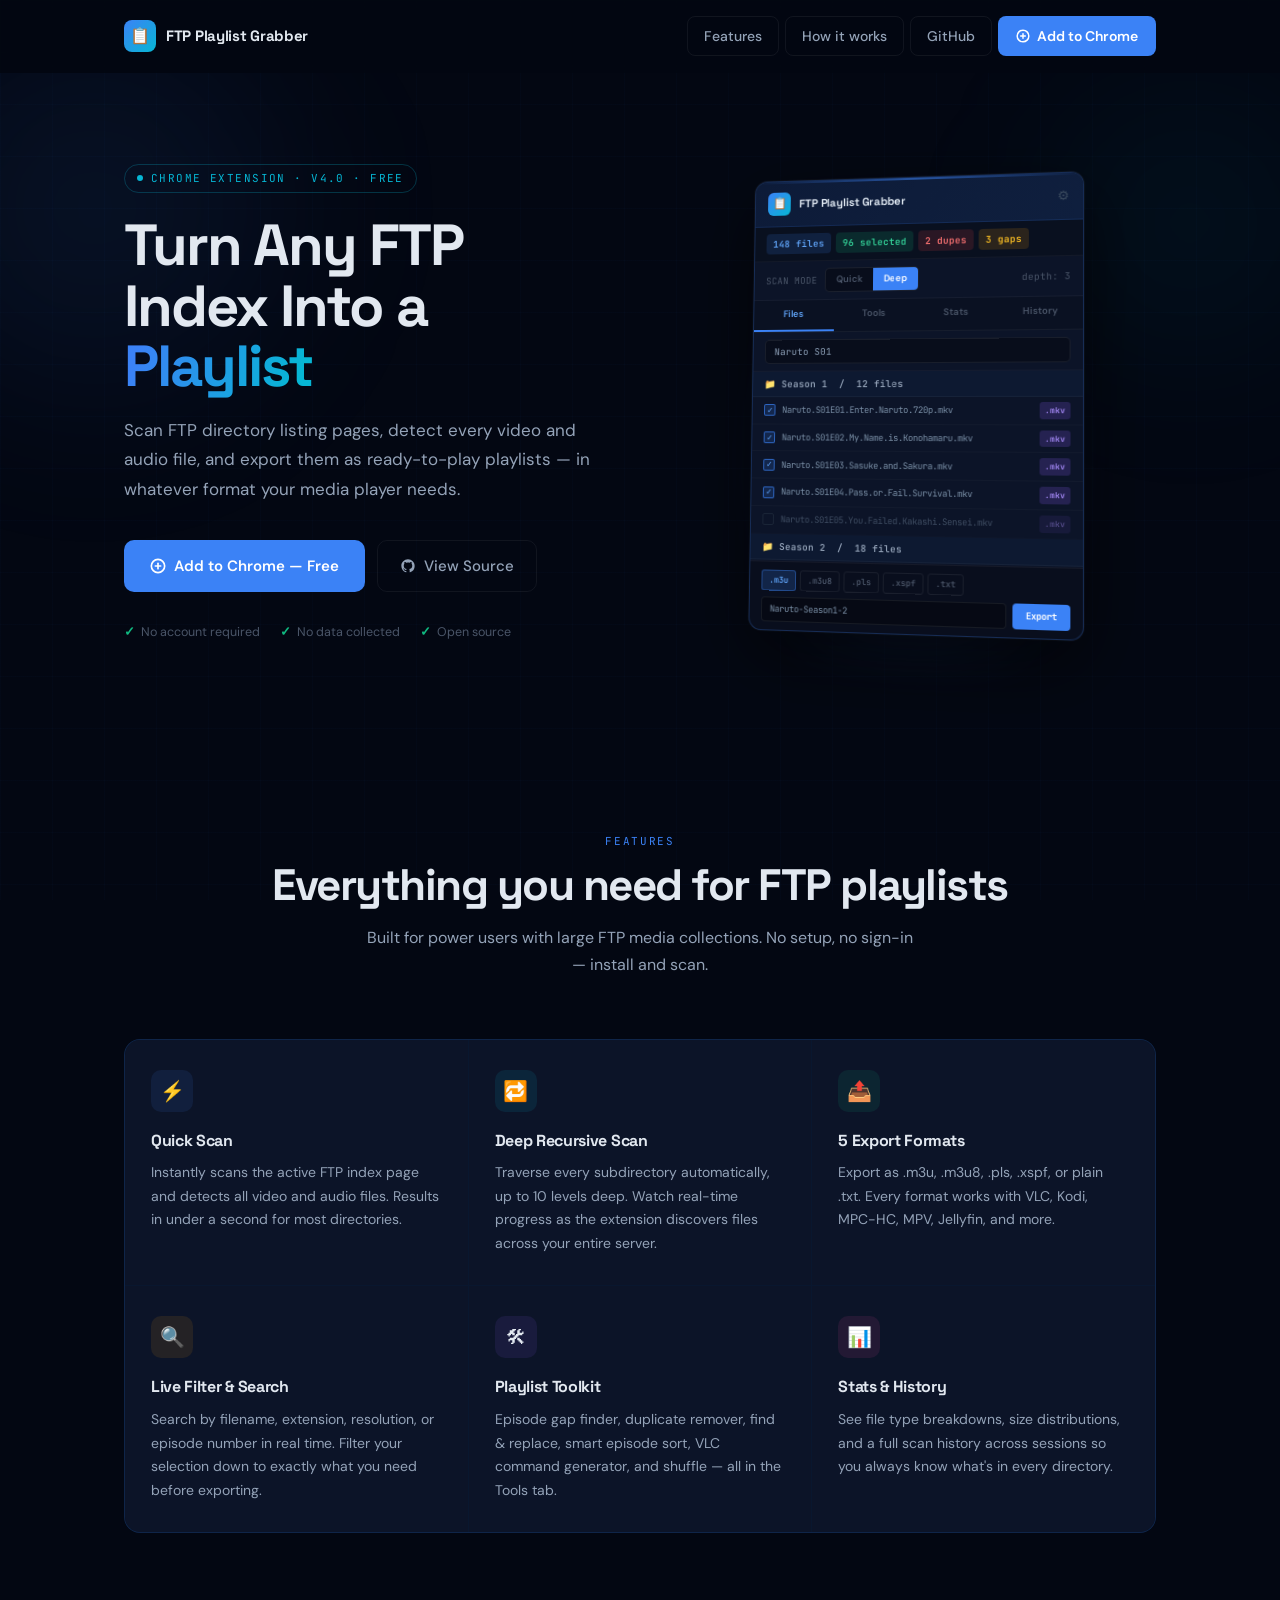
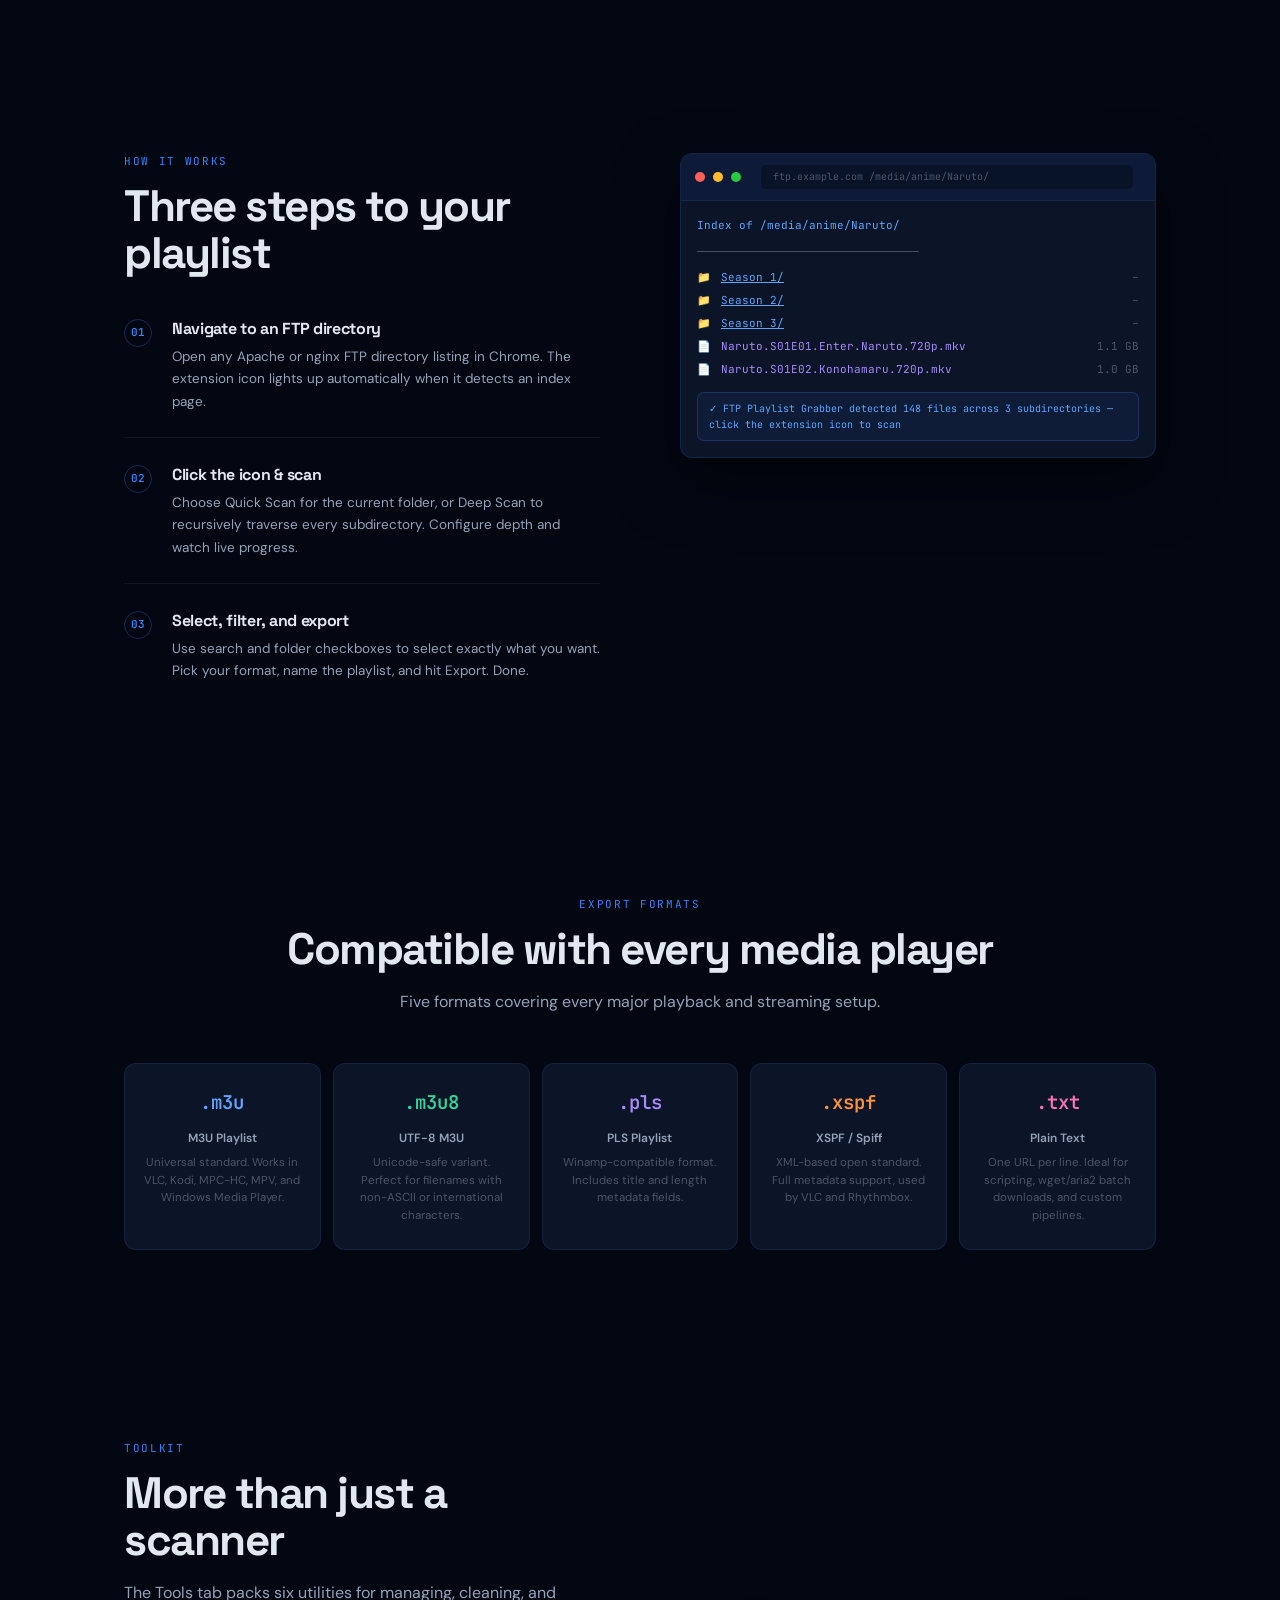
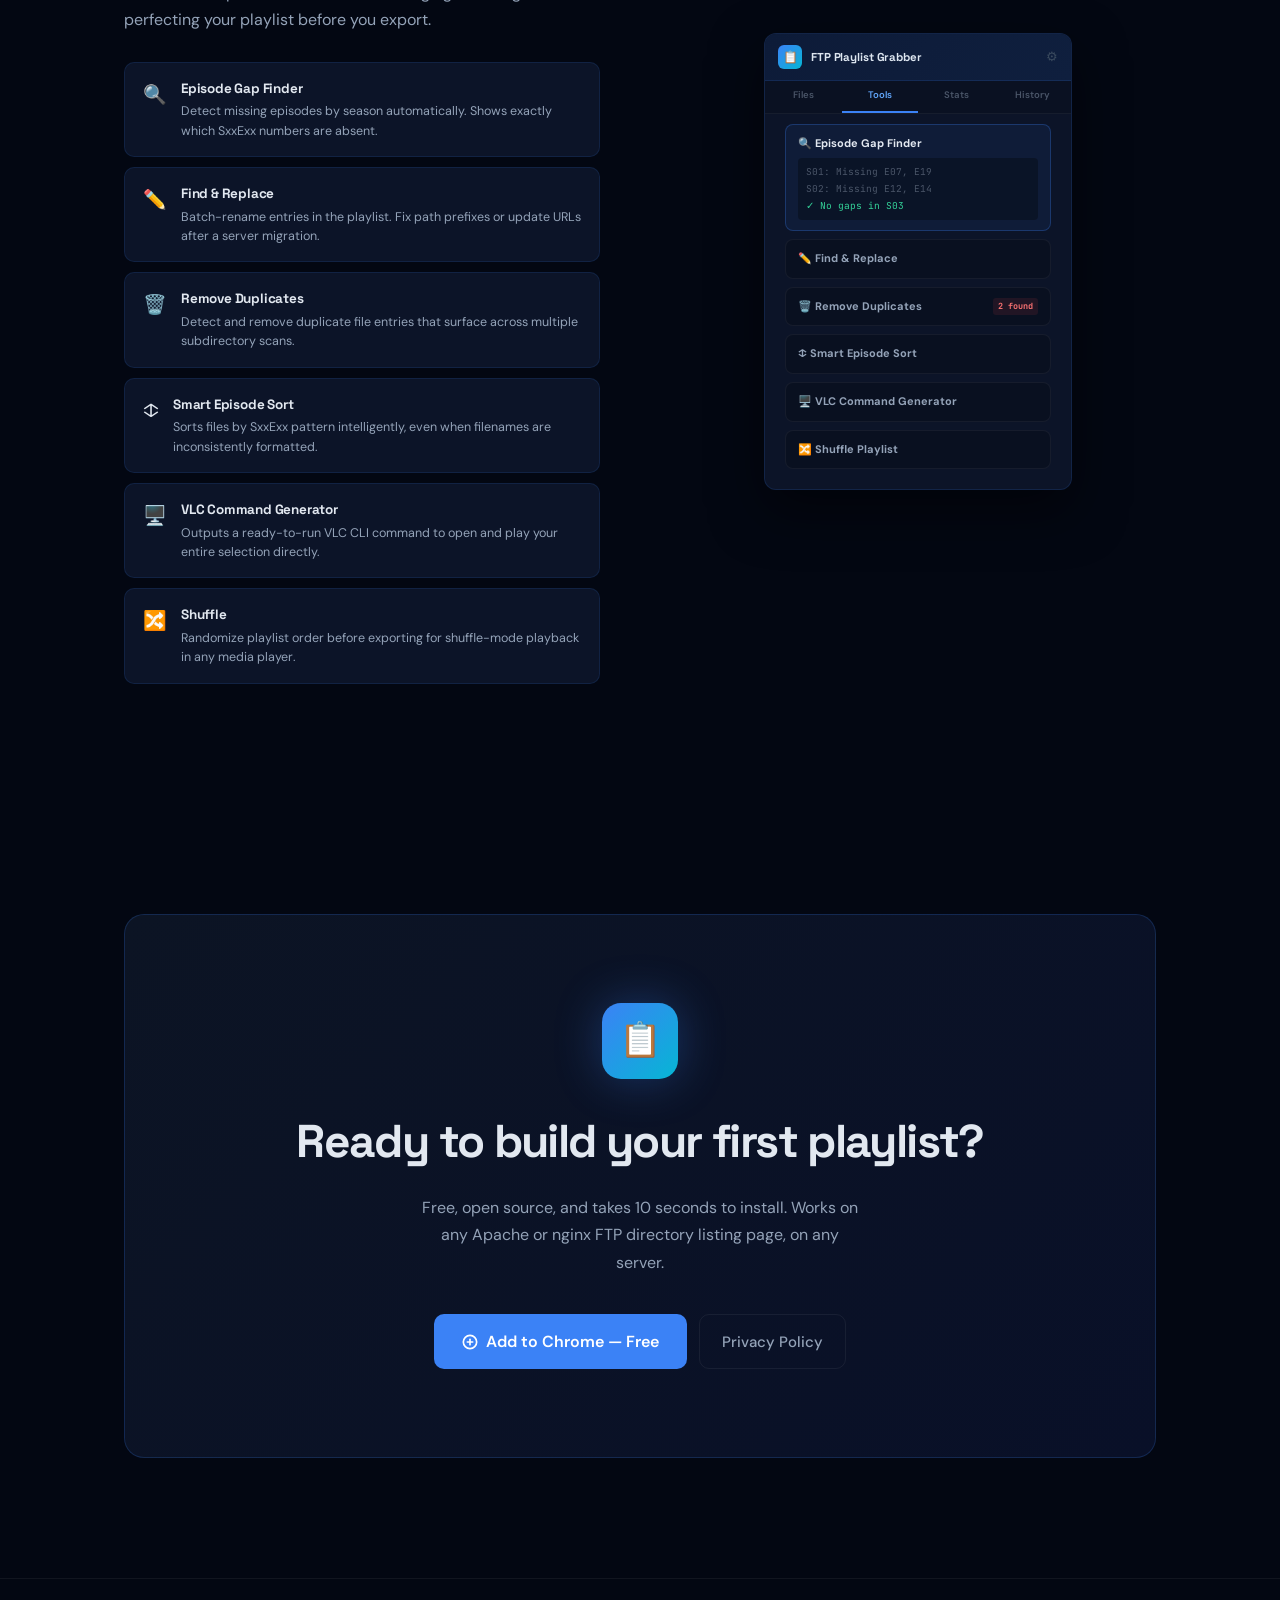
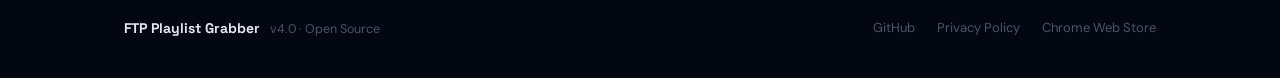
<file: index.html>
<!DOCTYPE html>
<html lang="en">
  <head>
    <meta charset="UTF-8" />
    <meta name="viewport" content="width=device-width, initial-scale=1.0" />
    <title>FTP Playlist Grabber — Chrome Extension</title>
    <meta
      name="description"
      content="Scan any FTP directory listing and export video & audio files as .m3u, .m3u8, .pls, .xspf, or .txt playlists. Free Chrome extension."
    />
    <meta property="og:title" content="FTP Playlist Grabber" />
    <meta
      property="og:description"
      content="Turn any FTP index page into a playlist. Scan, filter, and export in seconds."
    />
    <meta property="og:type" content="website" />

    <!-- ⚠ BEFORE PUBLISHING: Replace the two placeholders below -->
    <!-- CWS_URL  → https://chrome.google.com/webstore/detail/YOUR_EXTENSION_ID        -->
    <!-- GH_URL   → https://github.com/YOUR_USERNAME/ftp-playlist-grabber              -->

    <link rel="preconnect" href="https://fonts.googleapis.com" />
    <link
      href="https://fonts.googleapis.com/css2?family=Syne:wght@700;800&family=DM+Sans:ital,opsz,wght@0,9..40,400;0,9..40,500;0,9..40,600;1,9..40,400&family=JetBrains+Mono:wght@400;500;600&display=swap"
      rel="stylesheet"
    />

    <link
      href="https://fonts.googleapis.com/css2?family=DM+Sans:ital,opsz,wght@0,9..40,100..1000;1,9..40,100..1000&family=Space+Grotesk:wght@300..700&display=swap"
      rel="stylesheet"
    />
    <link rel="stylesheet" href="style.css" />
  </head>
  <body>
    <!-- ═══ NAV ═══ -->
    <nav id="nav">
      <div class="container">
        <div class="nav-row">
          <a href="/" class="nav-logo">
            <div class="nav-logo-icon">📋</div>
            <span class="nav-logo-name">FTP Playlist Grabber</span>
          </a>
          <div class="nav-links">
            <a href="#features" class="btn-ghost-sm">Features</a>
            <a href="#how" class="btn-ghost-sm">How it works</a>
            <a
              href="https://github.com/IMET-org/ftp-playlist-grabber"
              class="btn-ghost-sm"
              target="_blank"
              rel="noopener"
              >GitHub</a
            >
            <a
              href="https://chrome.google.com/webstore/detail/YOUR_CWS_EXTENSION_ID"
              class="btn-chrome"
              target="_blank"
              rel="noopener"
            >
              <svg
                width="14"
                height="14"
                viewBox="0 0 24 24"
                fill="none"
                stroke="currentColor"
                stroke-width="2.5"
                stroke-linecap="round"
              >
                <circle cx="12" cy="12" r="10" />
                <line x1="12" y1="8" x2="12" y2="16" />
                <line x1="8" y1="12" x2="16" y2="12" />
              </svg>
              Add to Chrome
            </a>
          </div>
        </div>
      </div>
    </nav>

    <!-- ═══ HERO ═══ -->
    <section id="hero">
      <div class="hero-blob blob-1"></div>
      <div class="hero-blob blob-2"></div>
      <div class="container">
        <div class="hero-inner">
          <!-- LEFT: text -->
          <div class="hero-text">
            <div class="hero-eyebrow">Chrome Extension · v4.0 · Free</div>
            <h1 class="hero-title">
              Turn Any FTP Index Into a <span class="grad">Playlist</span>
            </h1>
            <p class="hero-sub">
              Scan FTP directory listing pages, detect every video and audio
              file, and export them as ready-to-play playlists — in whatever
              format your media player needs.
            </p>
            <div class="hero-cta">
              <a
                href="https://chrome.google.com/webstore/detail/YOUR_CWS_EXTENSION_ID"
                class="btn-primary-lg"
                target="_blank"
                rel="noopener"
              >
                <svg
                  width="16"
                  height="16"
                  viewBox="0 0 24 24"
                  fill="none"
                  stroke="white"
                  stroke-width="2.5"
                  stroke-linecap="round"
                >
                  <circle cx="12" cy="12" r="10" />
                  <line x1="12" y1="8" x2="12" y2="16" />
                  <line x1="8" y1="12" x2="16" y2="12" />
                </svg>
                Add to Chrome — Free
              </a>
              <a
                href="https://github.com/YOUR_GITHUB_URL"
                class="btn-outline-lg"
                target="_blank"
                rel="noopener"
              >
                <svg
                  width="16"
                  height="16"
                  viewBox="0 0 24 24"
                  fill="currentColor"
                >
                  <path
                    d="M12 2C6.477 2 2 6.484 2 12.017c0 4.425 2.865 8.18 6.839 9.504.5.092.682-.217.682-.483 0-.237-.008-.868-.013-1.703-2.782.605-3.369-1.343-3.369-1.343-.454-1.158-1.11-1.466-1.11-1.466-.908-.62.069-.608.069-.608 1.003.07 1.531 1.032 1.531 1.032.892 1.53 2.341 1.088 2.91.832.092-.647.35-1.088.636-1.338-2.22-.253-4.555-1.113-4.555-4.951 0-1.093.39-1.988 1.029-2.688-.103-.253-.446-1.272.098-2.65 0 0 .84-.27 2.75 1.026A9.564 9.564 0 0112 6.844c.85.004 1.705.115 2.504.337 1.909-1.296 2.747-1.027 2.747-1.027.546 1.379.202 2.398.1 2.651.64.7 1.028 1.595 1.028 2.688 0 3.848-2.339 4.695-4.566 4.943.359.309.678.92.678 1.855 0 1.338-.012 2.419-.012 2.747 0 .268.18.58.688.482A10.019 10.019 0 0022 12.017C22 6.484 17.522 2 12 2z"
                  />
                </svg>
                View Source
              </a>
            </div>
            <div class="hero-badges">
              <span class="hbadge">No account required</span>
              <span class="hbadge">No data collected</span>
              <span class="hbadge">Open source</span>
            </div>
          </div>

          <!-- RIGHT: popup mockup -->
          <div class="hero-visual">
            <div class="popup-stage">
              <div class="popup-glow"></div>
              <div class="pp">
                <div class="pp-beam"></div>

                <div class="pp-hd">
                  <div class="pp-icon">📋</div>
                  <div class="pp-name">FTP Playlist Grabber</div>
                  <span class="pp-gear">⚙</span>
                </div>

                <div class="pp-stats">
                  <span class="pp-stat s-files">148 files</span>
                  <span class="pp-stat s-sel">96 selected</span>
                  <span class="pp-stat s-dupe">2 dupes</span>
                  <span class="pp-stat s-gaps">3 gaps</span>
                </div>

                <div class="pp-scan">
                  <span class="pp-scan-lbl">SCAN MODE</span>
                  <div class="pp-toggle">
                    <span>Quick</span><span class="on">Deep</span>
                  </div>
                  <span class="pp-depth">depth: 3</span>
                </div>

                <div class="pp-tabs">
                  <div class="pp-tab on">Files</div>
                  <div class="pp-tab">Tools</div>
                  <div class="pp-tab">Stats</div>
                  <div class="pp-tab">History</div>
                </div>

                <div class="pp-srch">
                  <input type="text" value="Naruto S01" readonly />
                </div>

                <div class="pp-files">
                  <div class="pp-folder">
                    📁 Season 1 &nbsp;/&nbsp; 12 files
                  </div>
                  <div class="pp-file">
                    <div class="pp-cb">✓</div>
                    <div class="pp-fn">Naruto.S01E01.Enter.Naruto.720p.mkv</div>
                    <div class="pp-bd mkv">.mkv</div>
                  </div>
                  <div class="pp-file">
                    <div class="pp-cb">✓</div>
                    <div class="pp-fn">
                      Naruto.S01E02.My.Name.is.Konohamaru.mkv
                    </div>
                    <div class="pp-bd mkv">.mkv</div>
                  </div>
                  <div class="pp-file">
                    <div class="pp-cb">✓</div>
                    <div class="pp-fn">Naruto.S01E03.Sasuke.and.Sakura.mkv</div>
                    <div class="pp-bd mkv">.mkv</div>
                  </div>
                  <div class="pp-file">
                    <div class="pp-cb">✓</div>
                    <div class="pp-fn">
                      Naruto.S01E04.Pass.or.Fail.Survival.mkv
                    </div>
                    <div class="pp-bd mkv">.mkv</div>
                  </div>
                  <div class="pp-file" style="opacity: 0.45">
                    <div class="pp-cb off"></div>
                    <div class="pp-fn">
                      Naruto.S01E05.You.Failed.Kakashi.Sensei.mkv
                    </div>
                    <div class="pp-bd mkv">.mkv</div>
                  </div>
                  <div class="pp-folder">
                    📁 Season 2 &nbsp;/&nbsp; 18 files
                  </div>
                  <div class="pp-file">
                    <div class="pp-cb">✓</div>
                    <div class="pp-fn">
                      Naruto.S02E01.The.Worst.Three.Way.Dead.mp4
                    </div>
                    <div class="pp-bd mp4">.mp4</div>
                  </div>
                  <div class="pp-file">
                    <div class="pp-cb">✓</div>
                    <div class="pp-fn">Naruto.S02E02.Ohhhh.Ronin.mkv</div>
                    <div class="pp-bd mkv">.mkv</div>
                  </div>
                </div>

                <div class="pp-foot">
                  <div class="pp-fmts">
                    <div class="pp-fmt on">.m3u</div>
                    <div class="pp-fmt">.m3u8</div>
                    <div class="pp-fmt">.pls</div>
                    <div class="pp-fmt">.xspf</div>
                    <div class="pp-fmt">.txt</div>
                  </div>
                  <div class="pp-exprow">
                    <input
                      class="pp-einput"
                      value="Naruto-Season1-2"
                      readonly
                    />
                    <div class="pp-ebtn">Export</div>
                  </div>
                </div>
              </div>
              <!-- .pp -->
            </div>
          </div>
        </div>
      </div>
    </section>

    <!-- ═══ FEATURES ═══ -->
    <section id="features">
      <div class="container">
        <div class="feat-hd reveal">
          <div class="sec-label">Features</div>
          <h2 class="sec-title">Everything you need for FTP playlists</h2>
          <p class="sec-sub">
            Built for power users with large FTP media collections. No setup, no
            sign-in — install and scan.
          </p>
        </div>
        <div class="feat-grid reveal" id="featGrid">
          <div class="feat-card">
            <div class="feat-ico" style="background: rgba(59, 130, 246, 0.1)">
              ⚡
            </div>
            <div class="feat-name">Quick Scan</div>
            <p class="feat-desc">
              Instantly scans the active FTP index page and detects all video
              and audio files. Results in under a second for most directories.
            </p>
          </div>
          <div class="feat-card">
            <div class="feat-ico" style="background: rgba(6, 182, 212, 0.1)">
              🔁
            </div>
            <div class="feat-name">Deep Recursive Scan</div>
            <p class="feat-desc">
              Traverse every subdirectory automatically, up to 10 levels deep.
              Watch real-time progress as the extension discovers files across
              your entire server.
            </p>
          </div>
          <div class="feat-card">
            <div class="feat-ico" style="background: rgba(16, 185, 129, 0.1)">
              📤
            </div>
            <div class="feat-name">5 Export Formats</div>
            <p class="feat-desc">
              Export as .m3u, .m3u8, .pls, .xspf, or plain .txt. Every format
              works with VLC, Kodi, MPC-HC, MPV, Jellyfin, and more.
            </p>
          </div>
          <div class="feat-card">
            <div class="feat-ico" style="background: rgba(245, 158, 11, 0.1)">
              🔍
            </div>
            <div class="feat-name">Live Filter & Search</div>
            <p class="feat-desc">
              Search by filename, extension, resolution, or episode number in
              real time. Filter your selection down to exactly what you need
              before exporting.
            </p>
          </div>
          <div class="feat-card">
            <div class="feat-ico" style="background: rgba(139, 92, 246, 0.1)">
              🛠
            </div>
            <div class="feat-name">Playlist Toolkit</div>
            <p class="feat-desc">
              Episode gap finder, duplicate remover, find & replace, smart
              episode sort, VLC command generator, and shuffle — all in the
              Tools tab.
            </p>
          </div>
          <div class="feat-card">
            <div class="feat-ico" style="background: rgba(236, 72, 153, 0.1)">
              📊
            </div>
            <div class="feat-name">Stats & History</div>
            <p class="feat-desc">
              See file type breakdowns, size distributions, and a full scan
              history across sessions so you always know what's in every
              directory.
            </p>
          </div>
        </div>
      </div>
    </section>

    <!-- ═══ HOW IT WORKS ═══ -->
    <section id="how">
      <div class="container">
        <div class="how-inner">
          <div>
            <div class="sec-label reveal">How it works</div>
            <h2 class="sec-title reveal">Three steps to your playlist</h2>
            <div class="how-steps">
              <div class="how-step reveal">
                <div class="how-num">01</div>
                <div>
                  <div class="how-stitle">Navigate to an FTP directory</div>
                  <p class="how-sdesc">
                    Open any Apache or nginx FTP directory listing in Chrome.
                    The extension icon lights up automatically when it detects
                    an index page.
                  </p>
                </div>
              </div>
              <div class="how-step reveal">
                <div class="how-num">02</div>
                <div>
                  <div class="how-stitle">Click the icon & scan</div>
                  <p class="how-sdesc">
                    Choose Quick Scan for the current folder, or Deep Scan to
                    recursively traverse every subdirectory. Configure depth and
                    watch live progress.
                  </p>
                </div>
              </div>
              <div class="how-step reveal">
                <div class="how-num">03</div>
                <div>
                  <div class="how-stitle">Select, filter, and export</div>
                  <p class="how-sdesc">
                    Use search and folder checkboxes to select exactly what you
                    want. Pick your format, name the playlist, and hit Export.
                    Done.
                  </p>
                </div>
              </div>
            </div>
          </div>

          <!-- browser mockup (desktop only) -->
          <div class="how-visual reveal">
            <div class="browser-mock">
              <div class="brow-bar">
                <div class="brow-dots">
                  <span style="background: #ff5f57"></span>
                  <span style="background: #ffbd2e"></span>
                  <span style="background: #28c840"></span>
                </div>
                <div class="brow-url">ftp.example.com /media/anime/Naruto/</div>
              </div>
              <div class="brow-body">
                <div class="ftp-header">Index of /media/anime/Naruto/</div>
                <div
                  class="ftp-sep"
                  style="color: var(--muted); font-size: 9.5px"
                >
                  ─────────────────────────────────────
                </div>
                <div class="ftp-row">
                  <span>📁</span><a>Season 1/</a><span class="ftp-size">–</span>
                </div>
                <div class="ftp-row">
                  <span>📁</span><a>Season 2/</a><span class="ftp-size">–</span>
                </div>
                <div class="ftp-row">
                  <span>📁</span><a>Season 3/</a><span class="ftp-size">–</span>
                </div>
                <div class="ftp-row" style="margin-top: 6px">
                  <span>📄</span>
                  <span style="color: #a78bfa"
                    >Naruto.S01E01.Enter.Naruto.720p.mkv</span
                  >
                  <span class="ftp-size">1.1 GB</span>
                </div>
                <div class="ftp-row">
                  <span>📄</span>
                  <span style="color: #a78bfa"
                    >Naruto.S01E02.Konohamaru.720p.mkv</span
                  >
                  <span class="ftp-size">1.0 GB</span>
                </div>
                <div class="ftp-alert">
                  ✓ FTP Playlist Grabber detected 148 files across 3
                  subdirectories — click the extension icon to scan
                </div>
              </div>
            </div>
          </div>
        </div>
      </div>
    </section>

    <!-- ═══ FORMATS ═══ -->
    <section id="formats">
      <div class="container">
        <div class="fmt-hd reveal">
          <div class="sec-label">Export Formats</div>
          <h2 class="sec-title">Compatible with every media player</h2>
          <p class="sec-sub">
            Five formats covering every major playback and streaming setup.
          </p>
        </div>
        <div class="fmt-grid reveal">
          <div class="fmt-card">
            <div class="fmt-ext" style="color: #60a5fa">.m3u</div>
            <div class="fmt-name">M3U Playlist</div>
            <p class="fmt-desc">
              Universal standard. Works in VLC, Kodi, MPC-HC, MPV, and Windows
              Media Player.
            </p>
          </div>
          <div class="fmt-card">
            <div class="fmt-ext" style="color: #34d399">.m3u8</div>
            <div class="fmt-name">UTF-8 M3U</div>
            <p class="fmt-desc">
              Unicode-safe variant. Perfect for filenames with non-ASCII or
              international characters.
            </p>
          </div>
          <div class="fmt-card">
            <div class="fmt-ext" style="color: #a78bfa">.pls</div>
            <div class="fmt-name">PLS Playlist</div>
            <p class="fmt-desc">
              Winamp-compatible format. Includes title and length metadata
              fields.
            </p>
          </div>
          <div class="fmt-card">
            <div class="fmt-ext" style="color: #fb923c">.xspf</div>
            <div class="fmt-name">XSPF / Spiff</div>
            <p class="fmt-desc">
              XML-based open standard. Full metadata support, used by VLC and
              Rhythmbox.
            </p>
          </div>
          <div class="fmt-card">
            <div class="fmt-ext" style="color: #f472b6">.txt</div>
            <div class="fmt-name">Plain Text</div>
            <p class="fmt-desc">
              One URL per line. Ideal for scripting, wget/aria2 batch downloads,
              and custom pipelines.
            </p>
          </div>
        </div>
      </div>
    </section>

    <!-- ═══ TOOLS ═══ -->
    <section id="tools">
      <div class="container">
        <div class="tools-inner">
          <div>
            <div class="sec-label reveal">Toolkit</div>
            <h2 class="sec-title reveal">More than just a scanner</h2>
            <p class="sec-sub reveal" style="margin-bottom: 28px">
              The Tools tab packs six utilities for managing, cleaning, and
              perfecting your playlist before you export.
            </p>
            <div class="tools-list reveal">
              <div class="tool-row">
                <div class="tool-ico">🔍</div>
                <div>
                  <div class="tool-name">Episode Gap Finder</div>
                  <p class="tool-desc">
                    Detect missing episodes by season automatically. Shows
                    exactly which SxxExx numbers are absent.
                  </p>
                </div>
              </div>
              <div class="tool-row">
                <div class="tool-ico">✏️</div>
                <div>
                  <div class="tool-name">Find & Replace</div>
                  <p class="tool-desc">
                    Batch-rename entries in the playlist. Fix path prefixes or
                    update URLs after a server migration.
                  </p>
                </div>
              </div>
              <div class="tool-row">
                <div class="tool-ico">🗑️</div>
                <div>
                  <div class="tool-name">Remove Duplicates</div>
                  <p class="tool-desc">
                    Detect and remove duplicate file entries that surface across
                    multiple subdirectory scans.
                  </p>
                </div>
              </div>
              <div class="tool-row">
                <div class="tool-ico">↕️</div>
                <div>
                  <div class="tool-name">Smart Episode Sort</div>
                  <p class="tool-desc">
                    Sorts files by SxxExx pattern intelligently, even when
                    filenames are inconsistently formatted.
                  </p>
                </div>
              </div>
              <div class="tool-row">
                <div class="tool-ico">🖥️</div>
                <div>
                  <div class="tool-name">VLC Command Generator</div>
                  <p class="tool-desc">
                    Outputs a ready-to-run VLC CLI command to open and play your
                    entire selection directly.
                  </p>
                </div>
              </div>
              <div class="tool-row">
                <div class="tool-ico">🔀</div>
                <div>
                  <div class="tool-name">Shuffle</div>
                  <p class="tool-desc">
                    Randomize playlist order before exporting for shuffle-mode
                    playback in any media player.
                  </p>
                </div>
              </div>
            </div>
          </div>

          <!-- tools popup mockup (desktop only) -->
          <div
            class="tools-popup-wrap reveal"
            style="display: flex; justify-content: center"
          >
            <div class="tools-popup">
              <div
                class="pp-hd"
                style="background: linear-gradient(135deg, #0d1b38, #0f1f3e)"
              >
                <div class="pp-icon">📋</div>
                <div class="pp-name">FTP Playlist Grabber</div>
                <span class="pp-gear">⚙</span>
              </div>
              <div class="pp-tabs">
                <div class="pp-tab">Files</div>
                <div class="pp-tab on">Tools</div>
                <div class="pp-tab">Stats</div>
                <div class="pp-tab">History</div>
              </div>
              <div style="padding: 10px 10px 12px">
                <div class="tp-row active">
                  <div class="tp-rtitle">🔍 Episode Gap Finder</div>
                  <div class="tp-result">
                    S01: Missing E07, E19<br />S02: Missing E12, E14<br /><span
                      style="color: #34d399"
                      >✓ No gaps in S03</span
                    >
                  </div>
                </div>
                <div class="tp-row">
                  <div class="tp-rtitle">✏️ Find &amp; Replace</div>
                </div>
                <div class="tp-row">
                  <div class="tp-rtitle">
                    🗑️ Remove Duplicates
                    <span
                      style="
                        margin-left: auto;
                        font-family: var(--ff-mono);
                        font-size: 8.5px;
                        color: #f87171;
                        background: rgba(239, 68, 68, 0.1);
                        padding: 2px 5px;
                        border-radius: 3px;
                      "
                      >2 found</span
                    >
                  </div>
                </div>
                <div class="tp-row">
                  <div class="tp-rtitle">↕️ Smart Episode Sort</div>
                </div>
                <div class="tp-row">
                  <div class="tp-rtitle">🖥️ VLC Command Generator</div>
                </div>
                <div class="tp-row">
                  <div class="tp-rtitle">🔀 Shuffle Playlist</div>
                </div>
              </div>
            </div>
          </div>
        </div>
      </div>
    </section>

    <!-- ═══ INSTALL CTA ═══ -->
    <section id="install">
      <div class="container">
        <div class="cta-card reveal">
          <div class="cta-icon">📋</div>
          <h2 class="cta-title">Ready to build your first playlist?</h2>
          <p class="cta-sub">
            Free, open source, and takes 10 seconds to install. Works on any
            Apache or nginx FTP directory listing page, on any server.
          </p>
          <div class="cta-btns">
            <a
              href="https://chrome.google.com/webstore/detail/YOUR_CWS_EXTENSION_ID"
              class="btn-primary-lg"
              target="_blank"
              rel="noopener"
              style="font-size: 16px; padding: 15px 28px"
            >
              <svg
                width="16"
                height="16"
                viewBox="0 0 24 24"
                fill="none"
                stroke="white"
                stroke-width="2.5"
                stroke-linecap="round"
              >
                <circle cx="12" cy="12" r="10" />
                <line x1="12" y1="8" x2="12" y2="16" />
                <line x1="8" y1="12" x2="16" y2="12" />
              </svg>
              Add to Chrome — Free
            </a>
            <a href="privacy.html" class="btn-outline-lg">Privacy Policy</a>
          </div>
        </div>
      </div>
    </section>

    <!-- ═══ FOOTER ═══ -->
    <footer>
      <div class="container">
        <div class="foot-row">
          <div class="foot-left">
            <span class="foot-brand">FTP Playlist Grabber</span>
            <span class="foot-ver">v4.0 · Open Source</span>
          </div>
          <div class="foot-links">
            <a
              href="https://github.com/YOUR_GITHUB_URL"
              target="_blank"
              rel="noopener"
              >GitHub</a
            >
            <a href="privacy.html">Privacy Policy</a>
            <a
              href="https://chrome.google.com/webstore/detail/YOUR_CWS_EXTENSION_ID"
              target="_blank"
              rel="noopener"
              >Chrome Web Store</a
            >
          </div>
        </div>
      </div>
    </footer>

    <script>
      // ── Nav scroll shadow
      const nav = document.getElementById("nav");
      window.addEventListener(
        "scroll",
        () => {
          nav.classList.toggle("scrolled", window.scrollY > 20);
        },
        { passive: true },
      );

      // ── Scroll reveal (IntersectionObserver)
      const observer = new IntersectionObserver(
        (entries) => {
          entries.forEach((entry) => {
            if (!entry.isIntersecting) return;
            const el = entry.target;
            el.classList.add("vis");

            // Stagger feature cards individually
            if (el.id === "featGrid") {
              el.querySelectorAll(".feat-card").forEach((card, i) => {
                card.style.opacity = "0";
                card.style.transform = "translateY(18px)";
                card.style.transition = "opacity .5s ease, transform .5s ease";
                setTimeout(() => {
                  card.style.opacity = "1";
                  card.style.transform = "none";
                }, i * 70);
              });
            }

            // Stagger tool rows
            if (el.classList.contains("tools-list")) {
              el.querySelectorAll(".tool-row").forEach((row, i) => {
                row.style.opacity = "0";
                row.style.transform = "translateX(-14px)";
                row.style.transition = "opacity .45s ease, transform .45s ease";
                setTimeout(() => {
                  row.style.opacity = "1";
                  row.style.transform = "none";
                }, i * 55);
              });
            }

            observer.unobserve(el);
          });
        },
        { threshold: 0.08 },
      );

      document
        .querySelectorAll(".reveal")
        .forEach((el) => observer.observe(el));
    </script>
  </body>
</html>
</file>
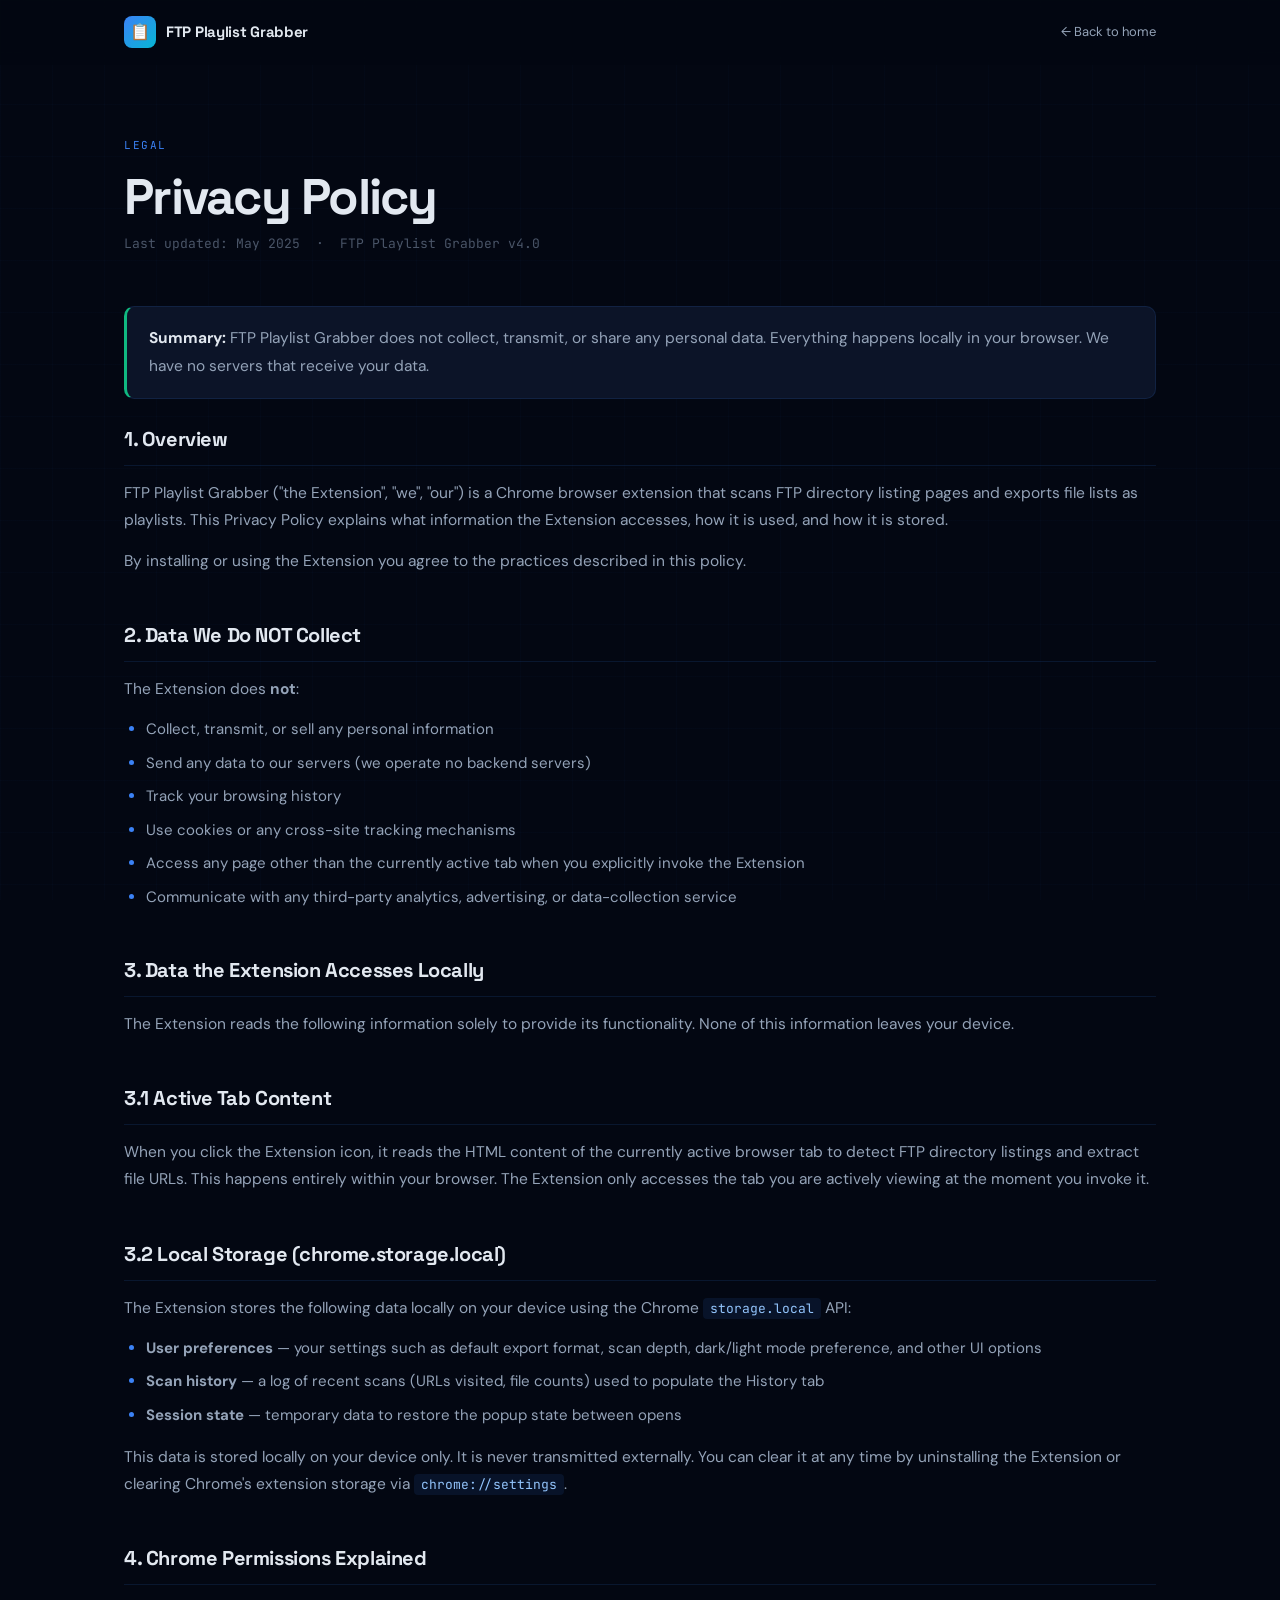
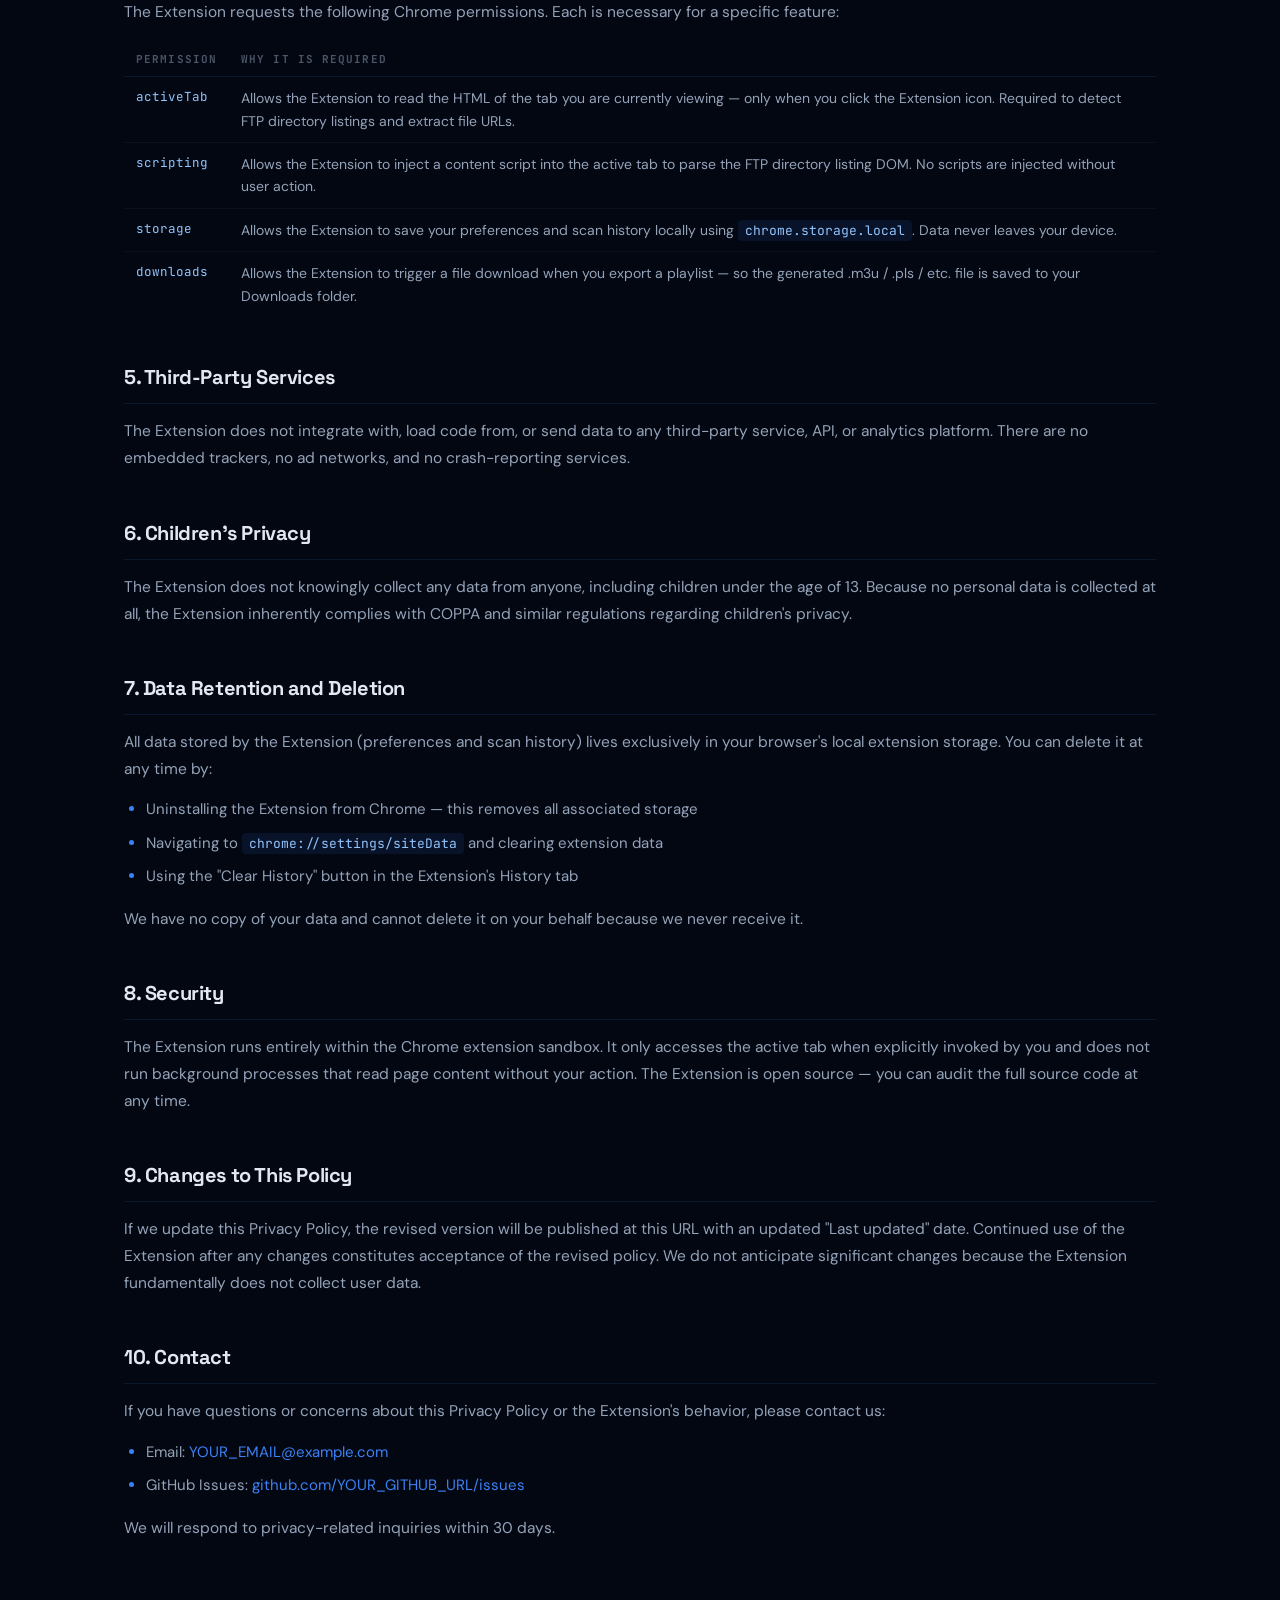
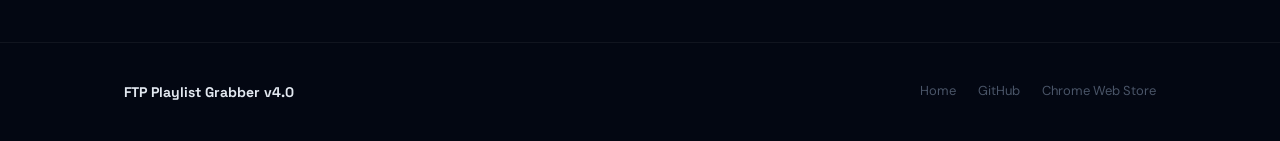
<file: privacy.html>
<!DOCTYPE html>
<html lang="en">
  <head>
    <meta charset="UTF-8" />
    <meta name="viewport" content="width=device-width, initial-scale=1.0" />
    <title>Privacy Policy — FTP Playlist Grabber</title>
    <meta
      name="description"
      content="Privacy Policy for the FTP Playlist Grabber Chrome Extension."
    />
    <link rel="preconnect" href="https://fonts.googleapis.com" />
    <link
      href="https://fonts.googleapis.com/css2?family=Syne:wght@700;800&family=DM+Sans:wght@400;500;600&family=JetBrains+Mono:wght@400;500&display=swap"
      rel="stylesheet"
    />

    <link
      href="https://fonts.googleapis.com/css2?family=DM+Sans:ital,opsz,wght@0,9..40,100..1000;1,9..40,100..1000&family=Space+Grotesk:wght@300..700&display=swap"
      rel="stylesheet"
    />
    <link rel="stylesheet" href="style.css" />
  </head>
  <body>
    <nav>
      <div class="container" style="max-width: 1080px">
        <div class="nav-row">
          <a href="index.html" class="nav-logo">
            <div class="nav-logo-icon">📋</div>
            <span class="nav-logo-name">FTP Playlist Grabber</span>
          </a>
          <a href="index.html" class="nav-back"> ← Back to home </a>
        </div>
      </div>
    </nav>

    <div class="doc">
      <div class="container">
        <div class="doc-eyebrow">Legal</div>
        <h1 class="doc-title">Privacy Policy</h1>
        <div class="doc-meta">
          Last updated:
          <!-- UPDATE THIS DATE BEFORE PUBLISHING -->
          May 2025 &nbsp;·&nbsp; FTP Playlist Grabber v4.0
        </div>

        <div class="doc-body">
          <div class="callout">
            <p>
              <strong>Summary:</strong> FTP Playlist Grabber does not collect,
              transmit, or share any personal data. Everything happens locally
              in your browser. We have no servers that receive your data.
            </p>
          </div>

          <h2>1. Overview</h2>
          <p>
            FTP Playlist Grabber ("the Extension", "we", "our") is a Chrome
            browser extension that scans FTP directory listing pages and exports
            file lists as playlists. This Privacy Policy explains what
            information the Extension accesses, how it is used, and how it is
            stored.
          </p>
          <p>
            By installing or using the Extension you agree to the practices
            described in this policy.
          </p>

          <h2>2. Data We Do NOT Collect</h2>
          <p>The Extension does <strong>not</strong>:</p>
          <ul>
            <li>Collect, transmit, or sell any personal information</li>
            <li>
              Send any data to our servers (we operate no backend servers)
            </li>
            <li>Track your browsing history</li>
            <li>Use cookies or any cross-site tracking mechanisms</li>
            <li>
              Access any page other than the currently active tab when you
              explicitly invoke the Extension
            </li>
            <li>
              Communicate with any third-party analytics, advertising, or
              data-collection service
            </li>
          </ul>

          <h2>3. Data the Extension Accesses Locally</h2>
          <p>
            The Extension reads the following information solely to provide its
            functionality. None of this information leaves your device.
          </p>

          <h2>3.1 Active Tab Content</h2>
          <p>
            When you click the Extension icon, it reads the HTML content of the
            currently active browser tab to detect FTP directory listings and
            extract file URLs. This happens entirely within your browser. The
            Extension only accesses the tab you are actively viewing at the
            moment you invoke it.
          </p>

          <h2>3.2 Local Storage (chrome.storage.local)</h2>
          <p>
            The Extension stores the following data locally on your device using
            the Chrome <code>storage.local</code> API:
          </p>
          <ul>
            <li>
              <strong>User preferences</strong> — your settings such as default
              export format, scan depth, dark/light mode preference, and other
              UI options
            </li>
            <li>
              <strong>Scan history</strong> — a log of recent scans (URLs
              visited, file counts) used to populate the History tab
            </li>
            <li>
              <strong>Session state</strong> — temporary data to restore the
              popup state between opens
            </li>
          </ul>
          <p>
            This data is stored locally on your device only. It is never
            transmitted externally. You can clear it at any time by uninstalling
            the Extension or clearing Chrome's extension storage via
            <code>chrome://settings</code>.
          </p>

          <h2>4. Chrome Permissions Explained</h2>
          <p>
            The Extension requests the following Chrome permissions. Each is
            necessary for a specific feature:
          </p>

          <table class="perm-table">
            <thead>
              <tr>
                <th>Permission</th>
                <th>Why it is required</th>
              </tr>
            </thead>
            <tbody>
              <tr>
                <td>activeTab</td>
                <td>
                  Allows the Extension to read the HTML of the tab you are
                  currently viewing — only when you click the Extension icon.
                  Required to detect FTP directory listings and extract file
                  URLs.
                </td>
              </tr>
              <tr>
                <td>scripting</td>
                <td>
                  Allows the Extension to inject a content script into the
                  active tab to parse the FTP directory listing DOM. No scripts
                  are injected without user action.
                </td>
              </tr>
              <tr>
                <td>storage</td>
                <td>
                  Allows the Extension to save your preferences and scan history
                  locally using <code>chrome.storage.local</code>. Data never
                  leaves your device.
                </td>
              </tr>
              <tr>
                <td>downloads</td>
                <td>
                  Allows the Extension to trigger a file download when you
                  export a playlist — so the generated .m3u / .pls / etc. file
                  is saved to your Downloads folder.
                </td>
              </tr>
            </tbody>
          </table>

          <h2>5. Third-Party Services</h2>
          <p>
            The Extension does not integrate with, load code from, or send data
            to any third-party service, API, or analytics platform. There are no
            embedded trackers, no ad networks, and no crash-reporting services.
          </p>

          <h2>6. Children's Privacy</h2>
          <p>
            The Extension does not knowingly collect any data from anyone,
            including children under the age of 13. Because no personal data is
            collected at all, the Extension inherently complies with COPPA and
            similar regulations regarding children's privacy.
          </p>

          <h2>7. Data Retention and Deletion</h2>
          <p>
            All data stored by the Extension (preferences and scan history)
            lives exclusively in your browser's local extension storage. You can
            delete it at any time by:
          </p>
          <ul>
            <li>
              Uninstalling the Extension from Chrome — this removes all
              associated storage
            </li>
            <li>
              Navigating to <code>chrome://settings/siteData</code> and clearing
              extension data
            </li>
            <li>
              Using the "Clear History" button in the Extension's History tab
            </li>
          </ul>
          <p>
            We have no copy of your data and cannot delete it on your behalf
            because we never receive it.
          </p>

          <h2>8. Security</h2>
          <p>
            The Extension runs entirely within the Chrome extension sandbox. It
            only accesses the active tab when explicitly invoked by you and does
            not run background processes that read page content without your
            action. The Extension is open source — you can audit the full source
            code at any time.
          </p>

          <h2>9. Changes to This Policy</h2>
          <p>
            If we update this Privacy Policy, the revised version will be
            published at this URL with an updated "Last updated" date. Continued
            use of the Extension after any changes constitutes acceptance of the
            revised policy. We do not anticipate significant changes because the
            Extension fundamentally does not collect user data.
          </p>

          <h2>10. Contact</h2>
          <p>
            If you have questions or concerns about this Privacy Policy or the
            Extension's behavior, please contact us:
          </p>
          <ul>
            <li>
              Email:
              <a href="mailto:YOUR_EMAIL@example.com">YOUR_EMAIL@example.com</a>
              <!-- Replace with your email -->
            </li>
            <li>
              GitHub Issues:
              <a
                href="https://github.com/YOUR_GITHUB_URL/issues"
                target="_blank"
                rel="noopener"
                >github.com/YOUR_GITHUB_URL/issues</a
              >
            </li>
          </ul>
          <p>We will respond to privacy-related inquiries within 30 days.</p>
        </div>
        <!-- .doc-body -->
      </div>
    </div>

    <footer>
      <div class="container" style="max-width: 1080px">
        <div class="foot-row">
          <span class="foot-brand">FTP Playlist Grabber v4.0</span>
          <div class="foot-links">
            <a href="index.html">Home</a>
            <a
              href="https://github.com/YOUR_GITHUB_URL"
              target="_blank"
              rel="noopener"
              >GitHub</a
            >
            <a
              href="https://chrome.google.com/webstore/detail/YOUR_CWS_EXTENSION_ID"
              target="_blank"
              rel="noopener"
              >Chrome Web Store</a
            >
          </div>
        </div>
      </div>
    </footer>
  </body>
</html>
</file>
<file: style.css>
/* ── 1. RESET & BASE ── */
*,
*::before,
*::after {
  box-sizing: border-box;
  margin: 0;
  padding: 0;
}

html {
  scroll-behavior: smooth;
}

:root {
  --bg: #030712;
  --bg2: #060d1f;
  --surf: #0c1428;
  --surf2: #101a2e;
  --border: rgba(59, 130, 246, 0.13);
  --border2: rgba(255, 255, 255, 0.06);
  --blue: #3b82f6;
  --blue-glow: rgba(59, 130, 246, 0.22);
  --cyan: #06b6d4;
  --green: #10b981;
  --text: #e2e8f0;
  --dim: #94a3b8;
  --muted: #4a5568;
  --ff-hd: "Space Grotesk", sans-serif;
  --ff-mono: "JetBrains Mono", monospace;
}

body {
  font-family: "DM Sans", sans-serif;
  background: var(--bg);
  color: var(--text);
  line-height: 1.6;
  overflow-x: hidden;
}

h1,
h2,
h3,
h4 {
  font-family: var(--ff-hd);
}

/* Grid Texture Background */
body::before {
  content: "";
  position: fixed;
  inset: 0;
  background-image: linear-gradient(
      rgba(59, 130, 246, 0.025) 1px,
      transparent 1px
    ),
    linear-gradient(90deg, rgba(59, 130, 246, 0.025) 1px, transparent 1px);
  background-size: 52px 52px;
  pointer-events: none;
  z-index: 0;
}

/* ── 2. UTILITIES & LAYOUT ── */
.container {
  max-width: 1080px;
  margin: 0 auto;
  padding: 0 24px;
}

.mono {
  font-family: var(--ff-mono);
}

section {
  position: relative;
  z-index: 1;
}

/* ── 3. NAVIGATION ── */
nav {
  position: sticky;
  top: 0;
  z-index: 200;
  padding: 16px 0;
  background: rgba(3, 7, 18, 0.88);
  backdrop-filter: blur(18px);
  -webkit-backdrop-filter: blur(18px);
  border-bottom: 1px solid transparent;
  transition: background 0.3s, border-color 0.3s, backdrop-filter 0.3s;
}

nav.scrolled {
  border-bottom-color: var(--border);
}

.nav-row {
  display: flex;
  align-items: center;
  justify-content: space-between;
  gap: 16px;
}

.nav-logo {
  display: flex;
  align-items: center;
  gap: 10px;
  text-decoration: none;
}

.nav-logo-icon {
  width: 32px;
  height: 32px;
  background: linear-gradient(135deg, var(--blue), var(--cyan));
  border-radius: 8px;
  display: flex;
  align-items: center;
  justify-content: center;
  font-size: 16px;
  flex-shrink: 0;
}

.nav-logo-name {
  font-family: var(--ff-hd);
  font-weight: 800;
  font-size: 15px;
  color: var(--text);
  letter-spacing: -0.02em;
}

.nav-links {
  display: flex;
  align-items: center;
  gap: 6px;
}

.nav-back {
  font-size: 13px;
  color: var(--dim);
  text-decoration: none;
  display: flex;
  align-items: center;
  gap: 6px;
  transition: color 0.2s;
}

.nav-back:hover {
  color: var(--blue);
}

/* Buttons */
.btn-ghost-sm {
  padding: 8px 16px;
  border: 1px solid var(--border2);
  border-radius: 8px;
  color: var(--dim);
  text-decoration: none;
  font-size: 14px;
  font-weight: 500;
  transition: border-color 0.2s, color 0.2s;
  white-space: nowrap;
}

.btn-ghost-sm:hover {
  border-color: var(--blue);
  color: var(--text);
}

.btn-chrome {
  padding: 9px 18px;
  background: var(--blue);
  border-radius: 8px;
  color: #fff;
  text-decoration: none;
  font-size: 14px;
  font-weight: 600;
  display: flex;
  align-items: center;
  gap: 7px;
  transition: opacity 0.2s, transform 0.2s;
  white-space: nowrap;
}

.btn-chrome:hover {
  opacity: 0.9;
  transform: translateY(-1px);
}

.btn-primary-lg {
  padding: 14px 26px;
  background: var(--blue);
  border-radius: 10px;
  color: #fff;
  text-decoration: none;
  font-size: 15px;
  font-weight: 600;
  display: flex;
  align-items: center;
  gap: 8px;
  transition: opacity 0.2s, transform 0.2s, box-shadow 0.25s;
}

.btn-primary-lg:hover {
  opacity: 0.9;
  transform: translateY(-2px);
  box-shadow: 0 10px 36px var(--blue-glow);
}

.btn-outline-lg {
  padding: 13px 22px;
  border: 1px solid var(--border2);
  border-radius: 10px;
  color: var(--dim);
  text-decoration: none;
  font-size: 15px;
  font-weight: 500;
  display: flex;
  align-items: center;
  gap: 8px;
  transition: border-color 0.2s, color 0.2s;
}

.btn-outline-lg:hover {
  border-color: var(--blue);
  color: var(--text);
}

/* ── 4. HERO SECTION ── */
#hero {
  position: relative;
  padding: 90px 0 80px;
  overflow: hidden;
}

.hero-blob {
  position: absolute;
  pointer-events: none;
  border-radius: 50%;
  filter: blur(70px);
}

.blob-1 {
  width: 550px;
  height: 550px;
  top: -140px;
  left: -180px;
  background: radial-gradient(
    circle,
    rgba(59, 130, 246, 0.11) 0%,
    transparent 70%
  );
}

.blob-2 {
  width: 420px;
  height: 420px;
  top: -60px;
  right: -120px;
  background: radial-gradient(
    circle,
    rgba(6, 182, 212, 0.07) 0%,
    transparent 70%
  );
}

.hero-inner {
  position: relative;
  z-index: 1;
  display: grid;
  grid-template-columns: 1fr 1fr;
  gap: 64px;
  align-items: center;
}

.hero-eyebrow {
  display: inline-flex;
  align-items: center;
  gap: 8px;
  font-family: var(--ff-mono);
  font-size: 11px;
  color: var(--cyan);
  letter-spacing: 0.13em;
  text-transform: uppercase;
  margin-bottom: 22px;
  padding: 5px 12px;
  border: 1px solid rgba(6, 182, 212, 0.25);
  border-radius: 100px;
  width: fit-content;
}

.hero-eyebrow::before {
  content: "";
  width: 6px;
  height: 6px;
  border-radius: 50%;
  background: var(--cyan);
  animation: pulse-dot 2.2s ease-in-out infinite;
}

@keyframes pulse-dot {
  0%,
  100% {
    opacity: 1;
    transform: scale(1);
  }
  50% {
    opacity: 0.35;
    transform: scale(0.65);
  }
}

.hero-title {
  font-family: var(--ff-hd);
  font-weight: 800;
  font-size: clamp(34px, 4.6vw, 58px);
  line-height: 1.04;
  letter-spacing: -0.035em;
  color: var(--text);
  margin-bottom: 20px;
}

.hero-title .grad {
  background: linear-gradient(110deg, var(--blue) 10%, var(--cyan) 90%);
  -webkit-background-clip: text;
  -webkit-text-fill-color: transparent;
  background-clip: text;
}

.hero-sub {
  font-size: 17px;
  color: var(--dim);
  margin-bottom: 36px;
  line-height: 1.72;
  max-width: 470px;
}

.hero-cta {
  display: flex;
  gap: 12px;
  align-items: center;
  flex-wrap: wrap;
  margin-bottom: 30px;
}

.hero-badges {
  display: flex;
  gap: 20px;
  flex-wrap: wrap;
}

.hbadge {
  font-size: 12.5px;
  color: var(--muted);
  display: flex;
  align-items: center;
  gap: 6px;
}

.hbadge::before {
  content: "✓";
  color: var(--green);
  font-weight: 700;
  font-size: 13px;
}

/* Hero Right Visuals (Popup Mockup) */
.hero-visual {
  display: flex;
  justify-content: center;
  align-items: center;
  position: relative;
}

.popup-stage {
  position: relative;
  transform: perspective(1100px) rotateY(-9deg) rotateX(3deg);
  transition: transform 0.5s ease;
}

.popup-stage:hover {
  transform: perspective(1100px) rotateY(-3deg) rotateX(1deg);
}

.popup-glow {
  position: absolute;
  inset: -30px;
  background: radial-gradient(
    ellipse at 50% 60%,
    rgba(59, 130, 246, 0.22) 0%,
    transparent 65%
  );
  filter: blur(20px);
  z-index: -1;
  pointer-events: none;
}

.pp {
  width: 336px;
  background: var(--surf);
  border: 1px solid rgba(59, 130, 246, 0.22);
  border-radius: 13px;
  overflow: hidden;
  font-size: 12px;
  box-shadow: 0 24px 72px rgba(0, 0, 0, 0.65),
    0 0 0 1px rgba(255, 255, 255, 0.04);
  position: relative;
}

.pp-beam {
  position: absolute;
  left: 0;
  right: 0;
  height: 2px;
  background: linear-gradient(
    90deg,
    transparent 0%,
    rgba(59, 130, 246, 0.55) 50%,
    transparent 100%
  );
  animation: pp-beam 3s ease-in-out infinite;
  pointer-events: none;
  z-index: 20;
}

@keyframes pp-beam {
  0% {
    top: 55px;
    opacity: 0;
  }
  8% {
    opacity: 1;
  }
  90% {
    opacity: 1;
  }
  100% {
    top: calc(100% - 55px);
    opacity: 0;
  }
}

.pp-hd {
  background: linear-gradient(135deg, #0d1b38, #0f1f3e);
  padding: 11px 13px;
  display: flex;
  align-items: center;
  gap: 9px;
  border-bottom: 1px solid rgba(59, 130, 246, 0.14);
}

.pp-icon {
  width: 24px;
  height: 24px;
  background: linear-gradient(135deg, #3b82f6, #06b6d4);
  border-radius: 6px;
  display: flex;
  align-items: center;
  justify-content: center;
  font-size: 12px;
  flex-shrink: 0;
}

.pp-name {
  font-family: var(--ff-hd);
  font-size: 11.5px;
  font-weight: 800;
  color: #dde6f0;
  flex: 1;
  letter-spacing: -0.01em;
}

.pp-gear {
  color: #3a4a5e;
  font-size: 13px;
}

.pp-stats {
  display: flex;
  gap: 5px;
  padding: 7px 12px;
  background: rgba(0, 0, 0, 0.22);
  border-bottom: 1px solid rgba(255, 255, 255, 0.04);
}

.pp-stat {
  font-family: var(--ff-mono);
  font-size: 9.5px;
  font-weight: 600;
  padding: 3px 7px;
  border-radius: 4px;
}

.s-files {
  background: rgba(59, 130, 246, 0.15);
  color: #60a5fa;
}
.s-sel {
  background: rgba(16, 185, 129, 0.15);
  color: #34d399;
}
.s-dupe {
  background: rgba(239, 68, 68, 0.14);
  color: #f87171;
}
.s-gaps {
  background: rgba(245, 158, 11, 0.14);
  color: #fbbf24;
}

.pp-scan {
  display: flex;
  align-items: center;
  gap: 8px;
  padding: 7px 12px;
  border-bottom: 1px solid rgba(255, 255, 255, 0.04);
}

.pp-scan-lbl {
  font-family: var(--ff-mono);
  font-size: 9.5px;
  color: var(--muted);
}

.pp-toggle {
  display: flex;
  background: rgba(0, 0, 0, 0.3);
  border: 1px solid rgba(255, 255, 255, 0.08);
  border-radius: 5px;
  overflow: hidden;
}

.pp-toggle span {
  padding: 4px 11px;
  font-size: 9.5px;
  font-weight: 600;
  color: var(--muted);
}

.pp-toggle .on {
  background: var(--blue);
  color: #fff;
}

.pp-depth {
  margin-left: auto;
  font-family: var(--ff-mono);
  font-size: 9.5px;
  color: var(--muted);
}

.pp-tabs {
  display: flex;
  background: rgba(0, 0, 0, 0.15);
  border-bottom: 1px solid rgba(255, 255, 255, 0.05);
}

.pp-tab {
  flex: 1;
  padding: 7px 4px;
  text-align: center;
  font-size: 9.5px;
  font-weight: 600;
  color: var(--muted);
  border-bottom: 2px solid transparent;
}

.pp-tab.on {
  color: #60a5fa;
  border-bottom-color: var(--blue);
}

.pp-srch {
  padding: 7px 12px;
  border-bottom: 1px solid rgba(255, 255, 255, 0.03);
}

.pp-srch input {
  width: 100%;
  background: rgba(0, 0, 0, 0.3);
  border: 1px solid rgba(255, 255, 255, 0.07);
  border-radius: 5px;
  padding: 5px 9px;
  font-size: 9.5px;
  color: #8da0b8;
  outline: none;
  font-family: var(--ff-mono);
}

.pp-files {
  overflow: hidden;
  max-height: 192px;
}

.pp-folder {
  padding: 5px 12px;
  font-size: 9.5px;
  font-weight: 600;
  color: #94a3b8;
  font-family: var(--ff-mono);
  background: rgba(59, 130, 246, 0.045);
  border-bottom: 1px solid rgba(255, 255, 255, 0.04);
  display: flex;
  align-items: center;
  gap: 6px;
}

.pp-file {
  padding: 5px 12px;
  display: flex;
  align-items: center;
  gap: 7px;
  border-bottom: 1px solid rgba(255, 255, 255, 0.025);
}

.pp-cb {
  width: 12px;
  height: 12px;
  border: 1px solid rgba(59, 130, 246, 0.7);
  border-radius: 2px;
  background: rgba(59, 130, 246, 0.18);
  display: flex;
  align-items: center;
  justify-content: center;
  font-size: 8px;
  color: #60a5fa;
  flex-shrink: 0;
}

.pp-cb.off {
  border-color: #2d3a4a;
  background: transparent;
}

.pp-fn {
  flex: 1;
  font-family: var(--ff-mono);
  font-size: 9px;
  color: #7a8fa6;
  white-space: nowrap;
  overflow: hidden;
  text-overflow: ellipsis;
}

.pp-bd {
  font-family: var(--ff-mono);
  font-size: 8px;
  font-weight: 600;
  padding: 2px 5px;
  border-radius: 3px;
  flex-shrink: 0;
}

.mkv {
  background: rgba(139, 92, 246, 0.2);
  color: #a78bfa;
}
.mp4 {
  background: rgba(59, 130, 246, 0.2);
  color: #60a5fa;
}

.pp-foot {
  background: rgba(0, 0, 0, 0.28);
  border-top: 1px solid rgba(255, 255, 255, 0.05);
  padding: 8px 12px;
}

.pp-fmts {
  display: flex;
  gap: 4px;
  margin-bottom: 6px;
}

.pp-fmt {
  font-family: var(--ff-mono);
  font-size: 8.5px;
  font-weight: 600;
  padding: 3px 7px;
  border-radius: 3px;
  border: 1px solid rgba(255, 255, 255, 0.07);
  color: var(--muted);
}

.pp-fmt.on {
  background: rgba(59, 130, 246, 0.2);
  border-color: rgba(59, 130, 246, 0.4);
  color: #60a5fa;
}

.pp-exprow {
  display: flex;
  gap: 6px;
}

.pp-einput {
  flex: 1;
  background: rgba(0, 0, 0, 0.3);
  border: 1px solid rgba(255, 255, 255, 0.07);
  border-radius: 4px;
  padding: 5px 8px;
  font-size: 9px;
  font-family: var(--ff-mono);
  color: #7a8fa6;
}

.pp-ebtn {
  padding: 5px 13px;
  background: var(--blue);
  border-radius: 4px;
  font-size: 9px;
  font-weight: 700;
  color: #fff;
  font-family: var(--ff-mono);
  cursor: pointer;
  white-space: nowrap;
}

/* ── 5. DOCUMENTATION / ARTIFACT CONTENT ── */
.doc {
  position: relative;
  z-index: 1;
  padding: 72px 0 100px;
}

.doc-eyebrow {
  font-family: var(--ff-mono);
  font-size: 11px;
  color: var(--blue);
  letter-spacing: 0.14em;
  text-transform: uppercase;
  margin-bottom: 16px;
}

.doc-title {
  font-family: var(--ff-hd);
  font-weight: 800;
  font-size: clamp(32px, 5vw, 50px);
  letter-spacing: -0.035em;
  color: var(--text);
  margin-bottom: 10px;
  line-height: 1.06;
}

.doc-meta {
  font-size: 13px;
  font-family: var(--ff-mono);
  color: var(--muted);
  margin-bottom: 52px;
}

.doc-body h2 {
  font-family: var(--ff-hd);
  font-weight: 800;
  font-size: 20px;
  letter-spacing: -0.02em;
  color: var(--text);
  margin: 44px 0 14px;
  padding-bottom: 10px;
  border-bottom: 1px solid var(--border);
}

.doc-body h2:first-of-type {
  margin-top: 0;
}

.doc-body p {
  font-size: 15.5px;
  color: var(--dim);
  margin-bottom: 14px;
  line-height: 1.75;
}

.doc-body p:last-child {
  margin-bottom: 0;
}

.doc-body ul {
  margin: 12px 0 16px 22px;
  display: flex;
  flex-direction: column;
  gap: 8px;
}

.doc-body ul li {
  font-size: 15px;
  color: var(--dim);
  line-height: 1.7;
}

.doc-body ul li::marker {
  color: var(--blue);
}

.doc-body a {
  color: var(--blue);
  text-decoration: none;
}

.doc-body a:hover {
  text-decoration: underline;
}

code {
  font-family: var(--ff-mono);
  font-size: 13px;
  background: rgba(59, 130, 246, 0.1);
  color: #93c5fd;
  padding: 2px 7px;
  border-radius: 4px;
}

/* Callout Box */
.callout {
  background: var(--surf);
  border: 1px solid var(--border);
  border-left: 3px solid var(--green);
  border-radius: 10px;
  padding: 18px 22px;
  margin: 24px 0;
}

.callout p {
  margin: 0;
  color: var(--dim);
}

.callout strong {
  color: var(--text);
}

/* Permissions Table */
.perm-table {
  width: 100%;
  border-collapse: collapse;
  margin: 16px 0;
  font-size: 14px;
}

.perm-table th {
  font-family: var(--ff-mono);
  font-size: 11px;
  letter-spacing: 0.1em;
  text-transform: uppercase;
  color: var(--muted);
  padding: 8px 12px;
  text-align: left;
  border-bottom: 1px solid var(--border);
}

.perm-table td {
  padding: 10px 12px;
  border-bottom: 1px solid rgba(255, 255, 255, 0.04);
  color: var(--dim);
  vertical-align: top;
}

.perm-table td:first-child {
  font-family: var(--ff-mono);
  font-size: 12.5px;
  color: #93c5fd;
  white-space: nowrap;
}

.perm-table tr:last-child td {
  border-bottom: none;
}

/* ── 6. SECTION COMPONENTS (SHARED) ── */
.sec-label {
  font-family: var(--ff-mono);
  font-size: 11px;
  letter-spacing: 0.15em;
  text-transform: uppercase;
  color: var(--blue);
  margin-bottom: 12px;
}

.sec-title {
  font-family: var(--ff-hd);
  font-weight: 800;
  font-size: clamp(28px, 3.8vw, 44px);
  letter-spacing: -0.034em;
  color: var(--text);
  margin-bottom: 14px;
  line-height: 1.08;
}

.sec-sub {
  font-size: 16px;
  color: var(--dim);
  max-width: 560px;
  line-height: 1.72;
}

/* Features */
#features {
  padding: 110px 0;
}

.feat-hd {
  text-align: center;
  margin-bottom: 60px;
}

.feat-hd .sec-sub {
  margin: 0 auto;
}

.feat-grid {
  display: grid;
  grid-template-columns: repeat(3, 1fr);
  gap: 1px;
  background: var(--border);
  border: 1px solid var(--border);
  border-radius: 16px;
  overflow: hidden;
}

.feat-card {
  background: var(--surf);
  padding: 30px 26px;
  position: relative;
  overflow: hidden;
  transition: background 0.22s;
}

.feat-card::after {
  content: "";
  position: absolute;
  top: 0;
  left: 0;
  right: 0;
  height: 1px;
  background: linear-gradient(
    90deg,
    transparent,
    rgba(59, 130, 246, 0.35),
    transparent
  );
  opacity: 0;
  transition: opacity 0.3s;
}

.feat-card:hover {
  background: var(--surf2);
}

.feat-card:hover::after {
  opacity: 1;
}

.feat-ico {
  width: 42px;
  height: 42px;
  border-radius: 10px;
  display: flex;
  align-items: center;
  justify-content: center;
  font-size: 20px;
  margin-bottom: 16px;
}

.feat-name {
  font-family: var(--ff-hd);
  font-size: 16px;
  font-weight: 800;
  color: var(--text);
  margin-bottom: 8px;
  letter-spacing: -0.02em;
}

.feat-desc {
  font-size: 14px;
  color: var(--dim);
  line-height: 1.68;
}

/* How It Works */
#how {
  padding: 110px 0;
}

.how-inner {
  display: grid;
  grid-template-columns: 1fr 1fr;
  gap: 80px;
  align-items: start;
}

.how-steps {
  display: flex;
  flex-direction: column;
  gap: 0;
}

.how-step {
  display: flex;
  gap: 20px;
  padding: 24px 0;
  border-bottom: 1px solid var(--border2);
}

.how-step:last-child {
  border-bottom: none;
}

.how-num {
  font-family: var(--ff-mono);
  font-size: 11px;
  font-weight: 600;
  color: var(--blue);
  width: 28px;
  height: 28px;
  border: 1px solid rgba(59, 130, 246, 0.3);
  border-radius: 50%;
  display: flex;
  align-items: center;
  justify-content: center;
  flex-shrink: 0;
  margin-top: 3px;
}

.how-stitle {
  font-family: var(--ff-hd);
  font-size: 16px;
  font-weight: 800;
  color: var(--text);
  letter-spacing: -0.02em;
  margin-bottom: 5px;
}

.how-sdesc {
  font-size: 13.5px;
  color: var(--dim);
  line-height: 1.64;
}

/* Browser Mockup inside How It Works */
.browser-mock {
  background: var(--surf);
  border: 1px solid rgba(59, 130, 246, 0.15);
  border-radius: 12px;
  overflow: hidden;
  box-shadow: 0 24px 60px rgba(0, 0, 0, 0.5);
}

.brow-bar {
  background: #0d1b38;
  padding: 10px 14px;
  display: flex;
  align-items: center;
  gap: 8px;
  border-bottom: 1px solid rgba(59, 130, 246, 0.1);
}

.brow-dots span {
  width: 10px;
  height: 10px;
  border-radius: 50%;
  display: inline-block;
  margin-right: 4px;
}

.brow-url {
  flex: 1;
  background: rgba(0, 0, 0, 0.3);
  border-radius: 5px;
  padding: 4px 12px;
  margin: 0 8px;
  font-family: var(--ff-mono);
  font-size: 10px;
  color: var(--muted);
}

.brow-body {
  padding: 16px;
  font-family: var(--ff-mono);
  font-size: 11px;
}

.ftp-header {
  color: #60a5fa;
  margin-bottom: 10px;
}

.ftp-sep {
  color: var(--muted);
  font-size: 9.5px;
  margin-bottom: 10px;
}

.ftp-row {
  display: flex;
  gap: 10px;
  color: #94a3b8;
  margin-bottom: 5px;
  align-items: center;
}

.ftp-row a {
  color: #60a5fa;
  text-decoration: underline;
}

.ftp-size {
  margin-left: auto;
  color: var(--muted);
}

.ftp-alert {
  margin-top: 14px;
  padding: 8px 11px;
  background: rgba(59, 130, 246, 0.08);
  border: 1px solid rgba(59, 130, 246, 0.22);
  border-radius: 7px;
  color: #60a5fa;
  font-size: 10px;
  line-height: 1.55;
}

/* Formats Grid */
#formats {
  padding: 80px 0;
}

.fmt-hd {
  text-align: center;
  margin-bottom: 48px;
}

.fmt-hd .sec-sub {
  margin: 0 auto;
}

.fmt-grid {
  display: grid;
  grid-template-columns: repeat(5, 1fr);
  gap: 12px;
}

.fmt-card {
  background: var(--surf);
  border: 1px solid var(--border);
  border-radius: 12px;
  padding: 24px 18px;
  text-align: center;
  transition: border-color 0.2s, transform 0.22s;
}

.fmt-card:hover {
  border-color: rgba(59, 130, 246, 0.4);
  transform: translateY(-4px);
}

.fmt-ext {
  font-family: var(--ff-mono);
  font-size: 19px;
  font-weight: 600;
  margin-bottom: 10px;
}

.fmt-name {
  font-size: 12px;
  font-weight: 600;
  color: var(--dim);
  margin-bottom: 6px;
}

.fmt-desc {
  font-size: 11.5px;
  color: var(--muted);
  line-height: 1.55;
}

/* Tools Component */
#tools {
  padding: 110px 0;
}

.tools-inner {
  display: grid;
  grid-template-columns: 1fr 1fr;
  gap: 80px;
  align-items: center;
}

.tools-list {
  display: flex;
  flex-direction: column;
  gap: 10px;
}

.tool-row {
  display: flex;
  align-items: flex-start;
  gap: 14px;
  padding: 15px 18px;
  background: var(--surf);
  border: 1px solid var(--border);
  border-radius: 10px;
  transition: border-color 0.2s;
}

.tool-row:hover {
  border-color: rgba(59, 130, 246, 0.35);
}

.tool-ico {
  font-size: 19px;
  flex-shrink: 0;
  margin-top: 2px;
}

.tool-name {
  font-family: var(--ff-hd);
  font-size: 13.5px;
  font-weight: 800;
  color: var(--text);
  letter-spacing: -0.015em;
  margin-bottom: 3px;
}

.tool-desc {
  font-size: 12.5px;
  color: var(--dim);
  line-height: 1.55;
}

.tools-popup {
  background: var(--surf);
  border: 1px solid rgba(59, 130, 246, 0.15);
  border-radius: 12px;
  overflow: hidden;
  width: 308px;
  box-shadow: 0 20px 52px rgba(0, 0, 0, 0.5);
}

.tp-row {
  padding: 10px 12px;
  background: rgba(0, 0, 0, 0.18);
  border: 1px solid rgba(255, 255, 255, 0.05);
  border-radius: 8px;
  margin: 0 10px 8px;
  cursor: pointer;
}

.tp-row.active {
  background: rgba(59, 130, 246, 0.08);
  border-color: rgba(59, 130, 246, 0.28);
}

.tp-rtitle {
  font-size: 11px;
  font-weight: 700;
  color: #94a3b8;
  display: flex;
  align-items: center;
  gap: 6px;
}

.tp-row.active .tp-rtitle {
  color: #e2e8f0;
}

.tp-result {
  font-family: var(--ff-mono);
  font-size: 9.5px;
  color: var(--muted);
  background: rgba(0, 0, 0, 0.3);
  border-radius: 4px;
  padding: 6px 8px;
  margin-top: 6px;
  line-height: 1.75;
}

/* Install Call-to-Action Card */
#install {
  padding: 120px 0;
}

.cta-card {
  background: linear-gradient(135deg, #0c1424 0%, #091028 100%);
  border: 1px solid rgba(59, 130, 246, 0.2);
  border-radius: 20px;
  padding: 88px 40px;
  text-align: center;
  position: relative;
  overflow: hidden;
}

.cta-card::before {
  content: "";
  position: absolute;
  top: -60%;
  left: 50%;
  transform: translateX(-50%);
  width: 700px;
  height: 300px;
  background: radial-gradient(
    ellipse,
    rgba(59, 130, 246, 0.1) 0%,
    transparent 68%
  );
  pointer-events: none;
}

.cta-icon {
  width: 76px;
  height: 76px;
  background: linear-gradient(135deg, var(--blue), var(--cyan));
  border-radius: 19px;
  display: flex;
  align-items: center;
  justify-content: center;
  font-size: 34px;
  margin: 0 auto 26px;
  box-shadow: 0 0 48px rgba(59, 130, 246, 0.32);
}

.cta-title {
  font-family: var(--ff-hd);
  font-weight: 800;
  font-size: clamp(28px, 4vw, 46px);
  letter-spacing: -0.035em;
  margin-bottom: 16px;
}

.cta-sub {
  font-size: 16px;
  color: var(--dim);
  margin-bottom: 38px;
  max-width: 440px;
  margin-left: auto;
  margin-right: auto;
  line-height: 1.7;
}

.cta-btns {
  display: flex;
  gap: 12px;
  justify-content: center;
  flex-wrap: wrap;
}

/* ── 7. FOOTER ── */
footer {
  border-top: 1px solid var(--border2);
  padding: 38px 0;
  position: relative;
  z-index: 1;
}

.foot-row {
  display: flex;
  align-items: center;
  justify-content: space-between;
  gap: 20px;
  flex-wrap: wrap;
}

.foot-left {
  display: flex;
  align-items: center;
  gap: 10px;
  flex-wrap: wrap;
}

.foot-brand {
  font-family: var(--ff-hd);
  font-size: 14px;
  font-weight: 800;
  color: var(--text);
}

.foot-ver {
  font-size: 12.5px;
  color: var(--muted);
}

.foot-links {
  display: flex;
  gap: 22px;
  flex-wrap: wrap;
}

.foot-links a {
  font-size: 13px;
  color: var(--muted);
  text-decoration: none;
  transition: color 0.2s;
}

.foot-links a:hover {
  color: var(--blue);
}
</file>
